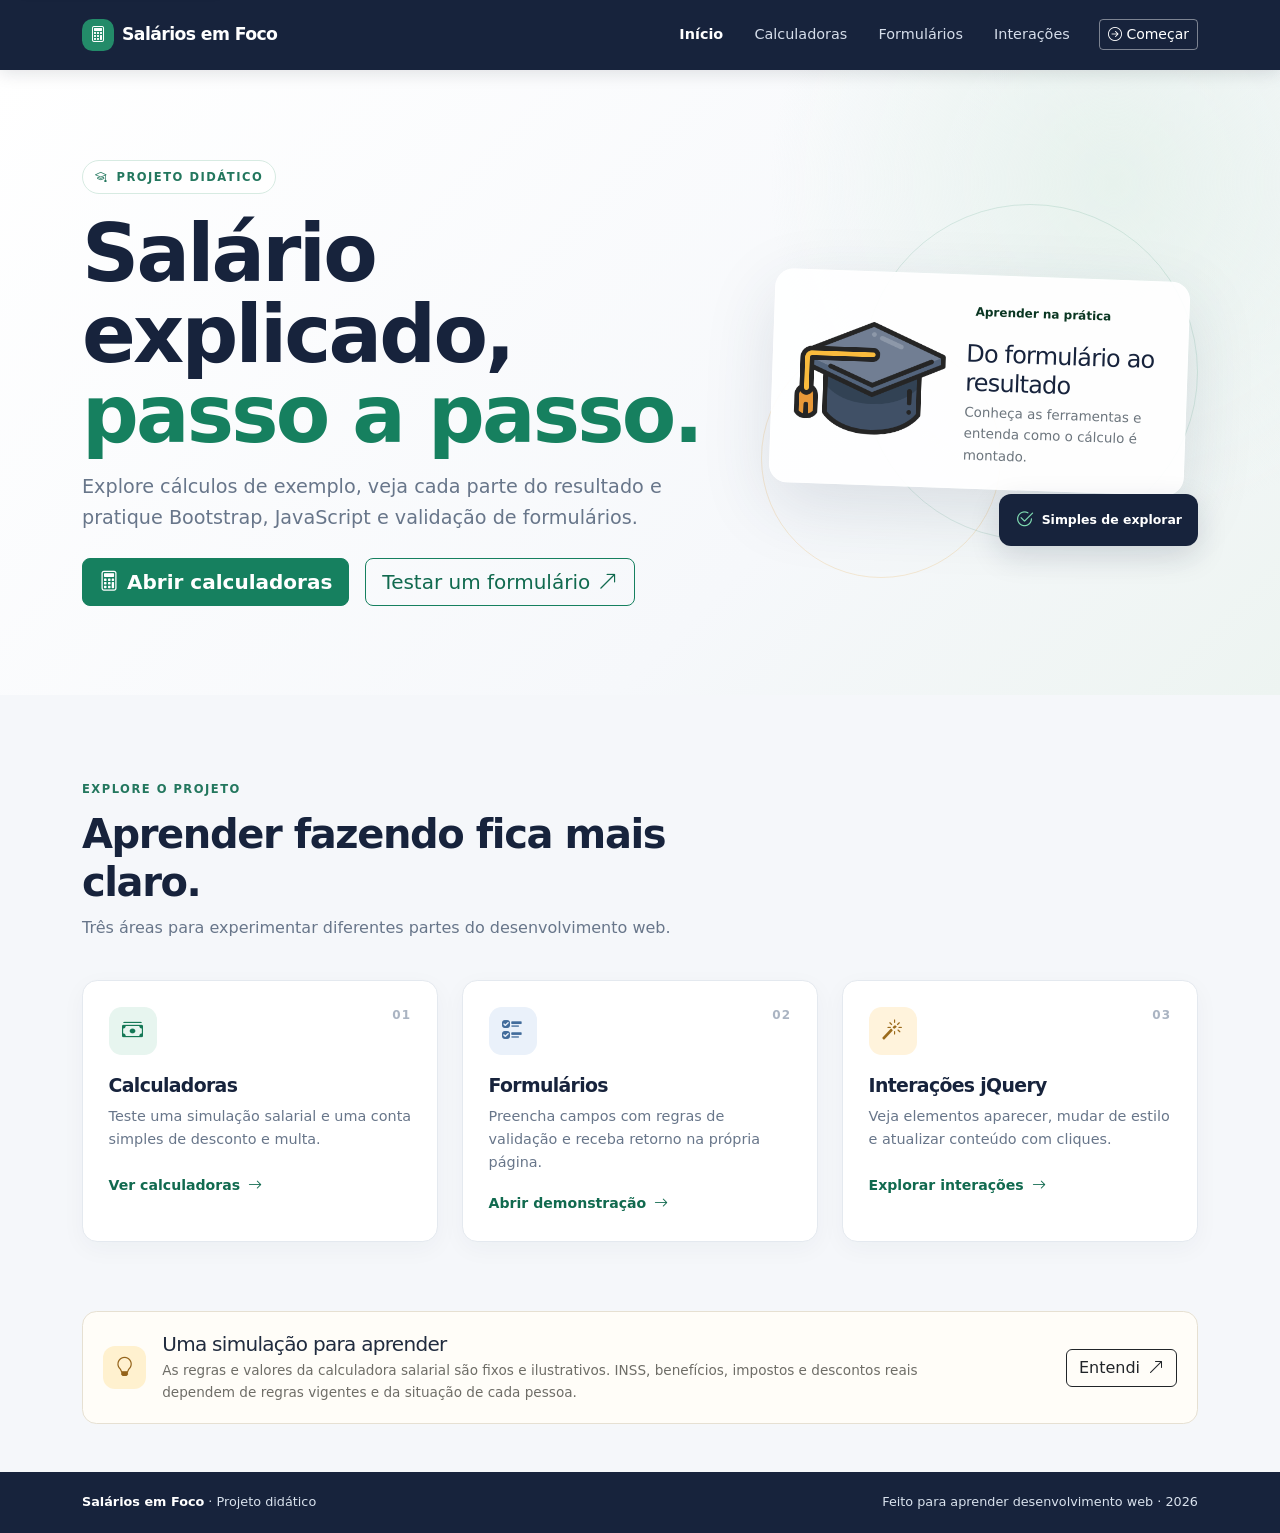
<file: index.html>
<!doctype html>
<html lang="pt-BR">
  <head>
    <meta charset="UTF-8" />
    <meta name="viewport" content="width=device-width, initial-scale=1" />
    <meta
      name="description"
      content="Projeto didático para explorar cálculos salariais, Bootstrap, JavaScript e validação de formulários."
    />
    <meta name="theme-color" content="#17233c" />
    <title>Salários em Foco | Projeto didático</title>
    <link href="https://cdn.jsdelivr.net/npm/bootstrap@5.3.3/dist/css/bootstrap.min.css" rel="stylesheet" />
    <link href="https://cdn.jsdelivr.net/npm/bootstrap-icons@1.11.3/font/bootstrap-icons.min.css" rel="stylesheet" />
    <link href="css/estilo.css" rel="stylesheet" />
  </head>
  <body>
    <a class="skip-link" href="#conteudo">Pular para o conteúdo</a>
    <nav class="navbar navbar-expand-lg navbar-dark site-navbar sticky-top" aria-label="Navegação principal">
      <div class="container">
        <a class="navbar-brand d-flex align-items-center gap-2" href="index.html"
          ><span class="brand-mark"><i class="bi bi-calculator" aria-hidden="true"></i></span
          ><span>Salários em Foco</span></a
        >
        <button
          class="navbar-toggler"
          type="button"
          data-bs-toggle="collapse"
          data-bs-target="#navbarNav"
          aria-controls="navbarNav"
          aria-expanded="false"
          aria-label="Abrir menu"
        >
          <span class="navbar-toggler-icon"></span>
        </button>
        <div class="collapse navbar-collapse" id="navbarNav">
          <ul class="navbar-nav ms-auto align-items-lg-center gap-lg-1">
            <li class="nav-item"><a class="nav-link active" aria-current="page" href="index.html">Início</a></li>
            <li class="nav-item"><a class="nav-link" href="calculos.html">Calculadoras</a></li>
            <li class="nav-item"><a class="nav-link" href="validacaoForm.html">Formulários</a></li>
            <li class="nav-item"><a class="nav-link" href="jquery.html">Interações</a></li>
          </ul>
          <a class="btn btn-sm btn-nav-cta ms-lg-3 mt-2 mt-lg-0" href="calculos.html"
            ><i class="bi bi-arrow-right-circle me-1" aria-hidden="true"></i>Começar</a
          >
        </div>
      </div>
    </nav>

    <main id="conteudo">
      <header class="hero-section">
        <div class="container">
          <div class="row align-items-center g-5">
            <div class="col-lg-7">
              <span class="hero-kicker"><i class="bi bi-mortarboard me-2" aria-hidden="true"></i>Projeto didático</span>
              <h1 class="hero-title">Salário explicado, <span>passo a passo.</span></h1>
              <p class="hero-copy">
                Explore cálculos de exemplo, veja cada parte do resultado e pratique Bootstrap, JavaScript e validação
                de formulários.
              </p>
              <div class="d-flex flex-column flex-sm-row gap-3 mt-4">
                <a href="calculos.html" class="btn btn-primary btn-lg"
                  ><i class="bi bi-calculator me-2" aria-hidden="true"></i>Abrir calculadoras</a
                >
                <a href="validacaoForm.html" class="btn btn-outline-primary btn-lg"
                  >Testar um formulário<i class="bi bi-arrow-up-right ms-2" aria-hidden="true"></i
                ></a>
              </div>
            </div>
            <div class="col-lg-5">
              <div class="hero-visual">
                <div class="hero-orbit orbit-a"></div>
                <div class="hero-orbit orbit-b"></div>
                <div class="hero-art-card">
                  <img
                    src="img/chapeu-de-graduacao.png"
                    alt="Ilustração de um capelo de formatura"
                    width="512"
                    height="512"
                  />
                  <div>
                    <span class="badge rounded-pill text-bg-success-subtle text-success-emphasis"
                      >Aprender na prática</span
                    >
                    <h2 class="h4 mt-3 mb-1">Do formulário ao resultado</h2>
                    <p class="mb-0 text-secondary">Conheça as ferramentas e entenda como o cálculo é montado.</p>
                  </div>
                </div>
                <div class="floating-note">
                  <i class="bi bi-check2-circle" aria-hidden="true"></i><span>Simples de explorar</span>
                </div>
              </div>
            </div>
          </div>
        </div>
      </header>

      <section class="section-space" aria-labelledby="recursos-titulo">
        <div class="container">
          <div class="section-heading">
            <span class="section-kicker">Explore o projeto</span>
            <h2 id="recursos-titulo">Aprender fazendo fica mais claro.</h2>
            <p>Três áreas para experimentar diferentes partes do desenvolvimento web.</p>
          </div>
          <div class="row g-4 mt-2">
            <div class="col-md-4">
              <article class="feature-card h-100">
                <div class="feature-icon icon-green"><i class="bi bi-cash-stack" aria-hidden="true"></i></div>
                <span class="feature-number">01</span>
                <h3>Calculadoras</h3>
                <p>Teste uma simulação salarial e uma conta simples de desconto e multa.</p>
                <a href="calculos.html" class="feature-link"
                  >Ver calculadoras<i class="bi bi-arrow-right ms-2" aria-hidden="true"></i
                ></a>
              </article>
            </div>
            <div class="col-md-4">
              <article class="feature-card h-100">
                <div class="feature-icon icon-blue"><i class="bi bi-ui-checks" aria-hidden="true"></i></div>
                <span class="feature-number">02</span>
                <h3>Formulários</h3>
                <p>Preencha campos com regras de validação e receba retorno na própria página.</p>
                <a href="validacaoForm.html" class="feature-link"
                  >Abrir demonstração<i class="bi bi-arrow-right ms-2" aria-hidden="true"></i
                ></a>
              </article>
            </div>
            <div class="col-md-4">
              <article class="feature-card h-100">
                <div class="feature-icon icon-amber"><i class="bi bi-magic" aria-hidden="true"></i></div>
                <span class="feature-number">03</span>
                <h3>Interações jQuery</h3>
                <p>Veja elementos aparecer, mudar de estilo e atualizar conteúdo com cliques.</p>
                <a href="jquery.html" class="feature-link"
                  >Explorar interações<i class="bi bi-arrow-right ms-2" aria-hidden="true"></i
                ></a>
              </article>
            </div>
          </div>
        </div>
      </section>

      <section class="container pb-5">
        <div class="disclaimer-panel">
          <div class="disclaimer-icon"><i class="bi bi-lightbulb" aria-hidden="true"></i></div>
          <div>
            <h2 class="h5 mb-1">Uma simulação para aprender</h2>
            <p class="mb-0">
              As regras e valores da calculadora salarial são fixos e ilustrativos. INSS, benefícios, impostos e
              descontos reais dependem de regras vigentes e da situação de cada pessoa.
            </p>
          </div>
          <a href="calculos.html" class="btn btn-outline-dark ms-lg-auto"
            >Entendi<i class="bi bi-arrow-up-right ms-2" aria-hidden="true"></i
          ></a>
        </div>
      </section>
    </main>

    <footer class="site-footer">
      <div class="container d-flex flex-column flex-md-row justify-content-between gap-2">
        <p class="mb-0"><strong>Salários em Foco</strong> · Projeto didático</p>
        <p class="mb-0">
          Feito para aprender desenvolvimento web <span aria-hidden="true">·</span> <span id="ano-atual"></span>
        </p>
      </div>
    </footer>
    <script src="https://cdn.jsdelivr.net/npm/bootstrap@5.3.3/dist/js/bootstrap.bundle.min.js"></script>
    <script>
      document.getElementById("ano-atual").textContent = new Date().getFullYear();
    </script>
  </body>
</html>
</file>
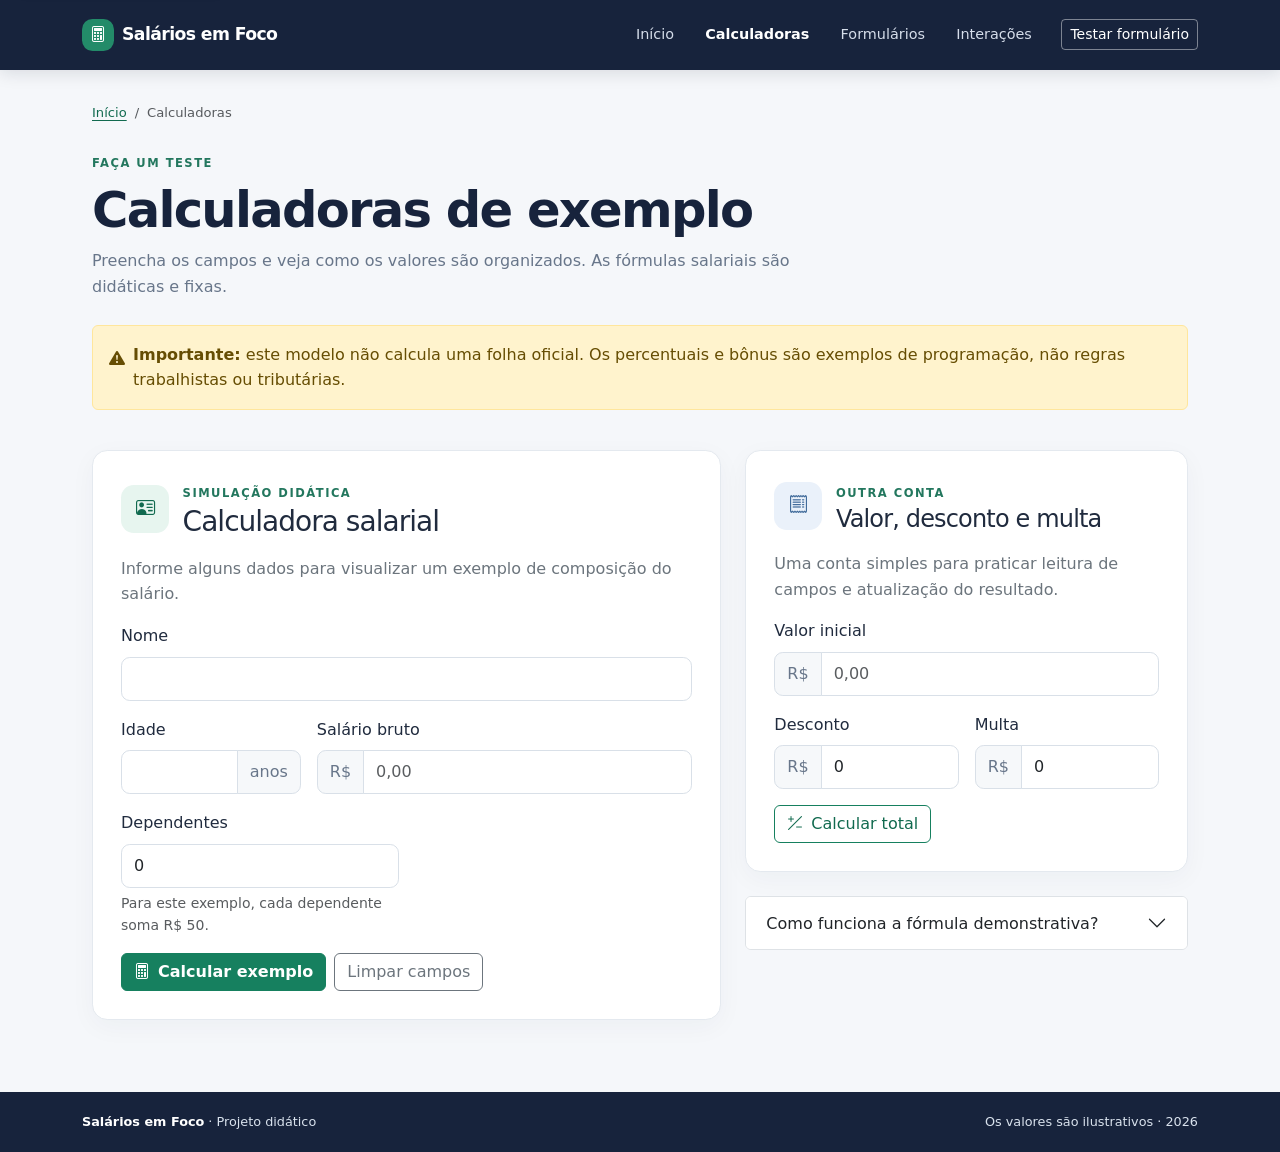
<file: calculos.html>
<!doctype html>
<html lang="pt-BR">
  <head>
    <meta charset="UTF-8" />
    <meta name="viewport" content="width=device-width, initial-scale=1" />
    <meta name="description" content="Experimente uma calculadora salarial e um cálculo simples de desconto e multa." />
    <meta name="theme-color" content="#17233c" />
    <title>Calculadoras | Salários em Foco</title>
    <link href="https://cdn.jsdelivr.net/npm/bootstrap@5.3.3/dist/css/bootstrap.min.css" rel="stylesheet" />
    <link href="https://cdn.jsdelivr.net/npm/bootstrap-icons@1.11.3/font/bootstrap-icons.min.css" rel="stylesheet" />
    <link href="css/estilo.css" rel="stylesheet" />
  </head>
  <body>
    <a class="skip-link" href="#conteudo">Pular para o conteúdo</a>
    <nav class="navbar navbar-expand-lg navbar-dark site-navbar sticky-top" aria-label="Navegação principal">
      <div class="container">
        <a class="navbar-brand d-flex align-items-center gap-2" href="index.html"
          ><span class="brand-mark"><i class="bi bi-calculator" aria-hidden="true"></i></span
          ><span>Salários em Foco</span></a
        ><button
          class="navbar-toggler"
          type="button"
          data-bs-toggle="collapse"
          data-bs-target="#navbarNav"
          aria-controls="navbarNav"
          aria-expanded="false"
          aria-label="Abrir menu"
        >
          <span class="navbar-toggler-icon"></span>
        </button>
        <div class="collapse navbar-collapse" id="navbarNav">
          <ul class="navbar-nav ms-auto align-items-lg-center gap-lg-1">
            <li class="nav-item"><a class="nav-link" href="index.html">Início</a></li>
            <li class="nav-item">
              <a class="nav-link active" aria-current="page" href="calculos.html">Calculadoras</a>
            </li>
            <li class="nav-item"><a class="nav-link" href="validacaoForm.html">Formulários</a></li>
            <li class="nav-item"><a class="nav-link" href="jquery.html">Interações</a></li>
          </ul>
          <a class="btn btn-sm btn-nav-cta ms-lg-3 mt-2 mt-lg-0" href="validacaoForm.html">Testar formulário</a>
        </div>
      </div>
    </nav>

    <main id="conteudo" class="container page-content">
      <nav aria-label="Navegação estrutural">
        <ol class="breadcrumb">
          <li class="breadcrumb-item"><a href="index.html">Início</a></li>
          <li class="breadcrumb-item active" aria-current="page">Calculadoras</li>
        </ol>
      </nav>
      <header class="page-heading">
        <span class="section-kicker">Faça um teste</span>
        <h1>Calculadoras de exemplo</h1>
        <p>Preencha os campos e veja como os valores são organizados. As fórmulas salariais são didáticas e fixas.</p>
      </header>
      <div class="alert alert-warning d-flex gap-2 align-items-start" role="note">
        <i class="bi bi-exclamation-triangle-fill mt-1" aria-hidden="true"></i>
        <p class="mb-0">
          <strong>Importante:</strong> este modelo não calcula uma folha oficial. Os percentuais e bônus são exemplos de
          programação, não regras trabalhistas ou tributárias.
        </p>
      </div>

      <section class="row g-4 align-items-start mt-2" aria-label="Calculadoras">
        <div class="col-lg-7">
          <article class="tool-card h-100">
            <div class="tool-card-header">
              <div class="tool-icon"><i class="bi bi-person-vcard" aria-hidden="true"></i></div>
              <div>
                <span class="section-kicker">Simulação didática</span>
                <h2 class="h3 mb-0">Calculadora salarial</h2>
              </div>
            </div>
            <p class="text-secondary">Informe alguns dados para visualizar um exemplo de composição do salário.</p>
            <form id="salaryForm" class="row g-3 needs-validation" novalidate>
              <div class="col-12">
                <label for="nome" class="form-label">Nome</label
                ><input
                  type="text"
                  id="nome"
                  class="form-control"
                  autocomplete="name"
                  minlength="2"
                  maxlength="80"
                  required
                />
                <div class="invalid-feedback">Digite um nome com pelo menos 2 caracteres.</div>
              </div>
              <div class="col-md-4">
                <label for="idade" class="form-label">Idade</label>
                <div class="input-group has-validation">
                  <input type="number" id="idade" class="form-control" min="18" max="100" step="1" required /><span
                    class="input-group-text"
                    >anos</span
                  >
                  <div class="invalid-feedback">Use uma idade entre 18 e 100 anos.</div>
                </div>
              </div>
              <div class="col-md-8">
                <label for="salario" class="form-label">Salário bruto</label>
                <div class="input-group has-validation">
                  <span class="input-group-text">R$</span
                  ><input
                    type="number"
                    id="salario"
                    class="form-control"
                    min="0.01"
                    step="0.01"
                    inputmode="decimal"
                    placeholder="0,00"
                    required
                  />
                  <div class="invalid-feedback">Informe um valor maior que zero.</div>
                </div>
              </div>
              <div class="col-md-6">
                <label for="dependentes" class="form-label">Dependentes</label
                ><input
                  type="number"
                  id="dependentes"
                  class="form-control"
                  min="0"
                  max="20"
                  step="1"
                  value="0"
                  required
                />
                <div class="form-text">Para este exemplo, cada dependente soma R$ 50.</div>
                <div class="invalid-feedback">Informe de 0 a 20 dependentes.</div>
              </div>
              <div class="col-12">
                <button type="submit" class="btn btn-primary">
                  <i class="bi bi-calculator me-2" aria-hidden="true"></i>Calcular exemplo</button
                ><button id="limpar-salario" type="reset" class="btn btn-outline-secondary ms-2">Limpar campos</button>
              </div>
            </form>
            <section
              id="salary-summary"
              class="result-panel d-none mt-4"
              aria-labelledby="salary-result-heading"
              aria-live="polite"
            >
              <div class="result-top">
                <div>
                  <span class="section-kicker">Resultado estimado</span>
                  <h3 id="salary-result-heading" class="h5 mb-0">Simulação de <span id="salary-person-name"></span></h3>
                </div>
                <span class="badge text-bg-success-subtle text-success-emphasis">Exemplo didático</span>
              </div>
              <div class="net-result">
                <span>Salário líquido demonstrativo</span><strong id="salary-result-value">R$ 0,00</strong>
              </div>
              <div class="table-responsive">
                <table class="table table-sm breakdown-table mb-0">
                  <caption class="visually-hidden">
                    Detalhamento do cálculo salarial
                  </caption>
                  <thead>
                    <tr>
                      <th scope="col">Componente</th>
                      <th scope="col" class="text-end">Valor</th>
                    </tr>
                  </thead>
                  <tbody id="salary-breakdown"></tbody>
                </table>
              </div>
              <p id="salary-model-note" class="small text-secondary mt-3 mb-0"></p>
            </section>
          </article>
        </div>

        <div class="col-lg-5">
          <article class="tool-card mb-4">
            <div class="tool-card-header">
              <div class="tool-icon tool-icon-blue"><i class="bi bi-receipt" aria-hidden="true"></i></div>
              <div>
                <span class="section-kicker">Outra conta</span>
                <h2 class="h4 mb-0">Valor, desconto e multa</h2>
              </div>
            </div>
            <p class="text-secondary">Uma conta simples para praticar leitura de campos e atualização do resultado.</p>
            <form id="simpleCalcForm" class="row g-3" novalidate>
              <div class="col-12">
                <label for="txtvalor" class="form-label">Valor inicial</label>
                <div class="input-group has-validation">
                  <span class="input-group-text">R$</span
                  ><input
                    type="number"
                    id="txtvalor"
                    class="form-control"
                    min="0.01"
                    step="0.01"
                    placeholder="0,00"
                    required
                  />
                  <div class="invalid-feedback">Informe um valor inicial maior que zero.</div>
                </div>
              </div>
              <div class="col-md-6">
                <label for="txtdesconto" class="form-label">Desconto</label>
                <div class="input-group">
                  <span class="input-group-text">R$</span
                  ><input type="number" id="txtdesconto" class="form-control" min="0" step="0.01" value="0" />
                </div>
              </div>
              <div class="col-md-6">
                <label for="txtmulta" class="form-label">Multa</label>
                <div class="input-group">
                  <span class="input-group-text">R$</span
                  ><input type="number" id="txtmulta" class="form-control" min="0" step="0.01" value="0" />
                </div>
              </div>
              <div class="col-12">
                <button id="calcular" type="submit" class="btn btn-outline-primary">
                  <i class="bi bi-plus-slash-minus me-2" aria-hidden="true"></i>Calcular total
                </button>
              </div>
            </form>
            <div id="simple-result" class="alert alert-primary d-none mt-3 mb-0" role="status" aria-live="polite">
              <strong id="txtresultado"></strong><br /><span id="txtmsg"></span>
            </div>
          </article>

          <div class="accordion learning-accordion" id="accordionFormula">
            <div class="accordion-item">
              <h2 class="accordion-header">
                <button
                  class="accordion-button collapsed"
                  type="button"
                  data-bs-toggle="collapse"
                  data-bs-target="#formulaContent"
                  aria-expanded="false"
                  aria-controls="formulaContent"
                >
                  Como funciona a fórmula demonstrativa?
                </button>
              </h2>
              <div id="formulaContent" class="accordion-collapse collapse" data-bs-parent="#accordionFormula">
                <div class="accordion-body">
                  <ul class="mb-0">
                    <li>Desconto ilustrativo de 8% sobre o salário bruto.</li>
                    <li>Desconto ilustrativo de 5% para transporte.</li>
                    <li>Bônus fixo de R$ 200 ou R$ 300, conforme a idade informada.</li>
                    <li>Adição demonstrativa de R$ 50 por dependente.</li>
                  </ul>
                </div>
              </div>
            </div>
          </div>
        </div>
      </section>
    </main>
    <footer class="site-footer">
      <div class="container d-flex flex-column flex-md-row justify-content-between gap-2">
        <p class="mb-0"><strong>Salários em Foco</strong> · Projeto didático</p>
        <p class="mb-0">Os valores são ilustrativos <span aria-hidden="true">·</span> <span id="ano-atual"></span></p>
      </div>
    </footer>
    <script src="https://cdn.jsdelivr.net/npm/bootstrap@5.3.3/dist/js/bootstrap.bundle.min.js"></script>
    <script src="js/calculos.js"></script>
  </body>
</html>
</file>
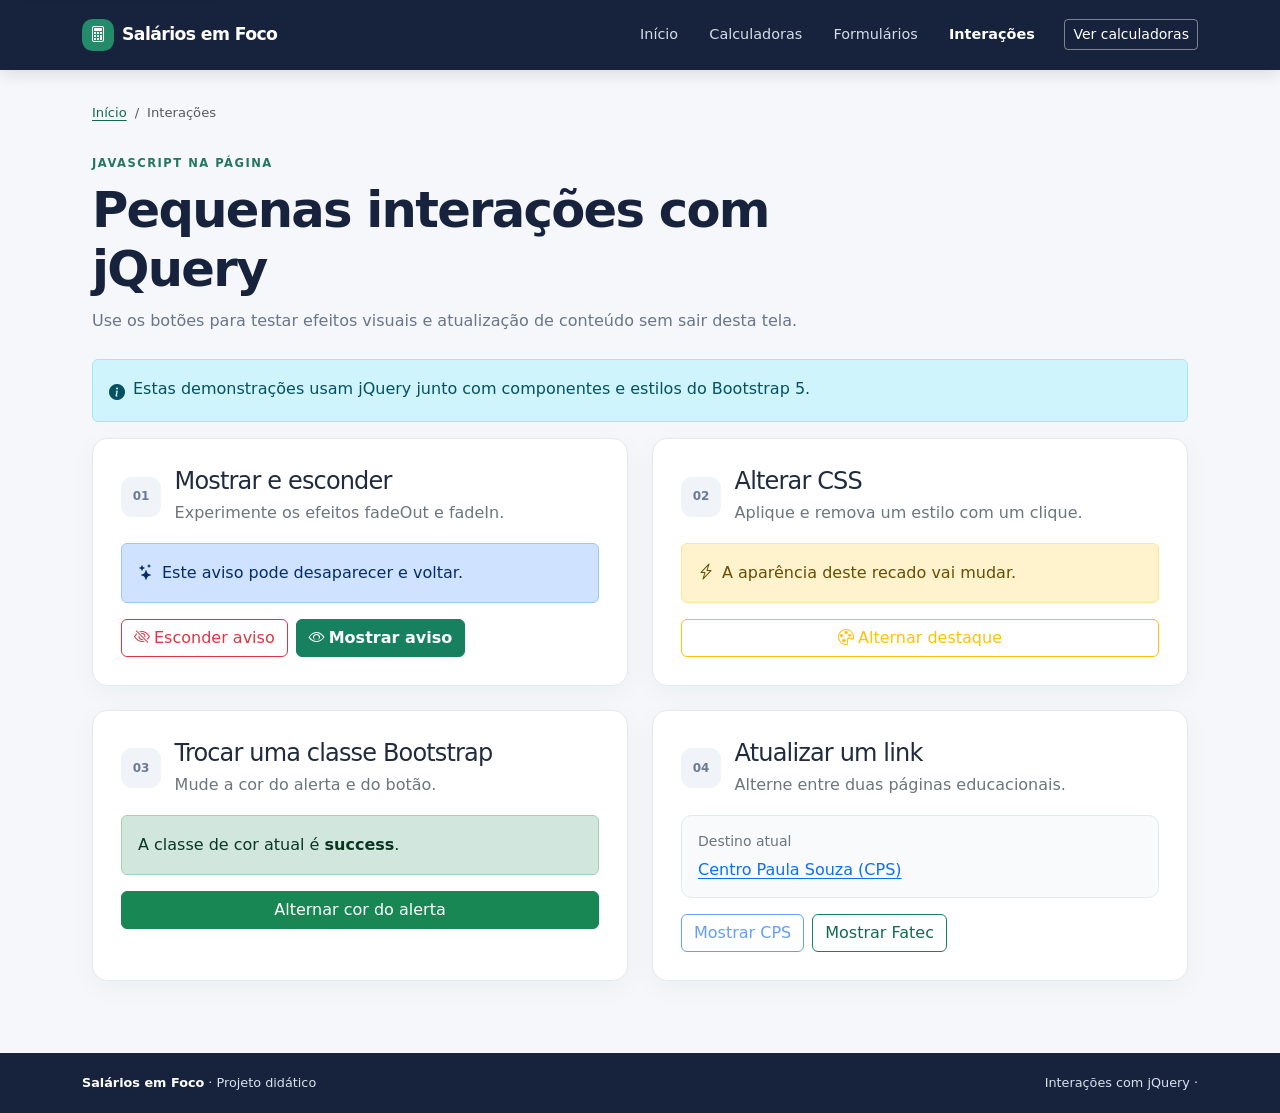
<file: jquery.html>
<!doctype html>
<html lang="pt-BR">
  <head>
    <meta charset="UTF-8" />
    <meta name="viewport" content="width=device-width, initial-scale=1" />
    <meta name="description" content="Demonstrações interativas de jQuery com componentes Bootstrap." />
    <meta name="theme-color" content="#17233c" />
    <title>Interações | Salários em Foco</title>
    <link href="https://cdn.jsdelivr.net/npm/bootstrap@5.3.3/dist/css/bootstrap.min.css" rel="stylesheet" />
    <link href="https://cdn.jsdelivr.net/npm/bootstrap-icons@1.11.3/font/bootstrap-icons.min.css" rel="stylesheet" />
    <link href="css/estilo.css" rel="stylesheet" />
  </head>
  <body>
    <a class="skip-link" href="#conteudo">Pular para o conteúdo</a>
    <nav class="navbar navbar-expand-lg navbar-dark site-navbar sticky-top" aria-label="Navegação principal">
      <div class="container">
        <a class="navbar-brand d-flex align-items-center gap-2" href="index.html"
          ><span class="brand-mark"><i class="bi bi-calculator" aria-hidden="true"></i></span
          ><span>Salários em Foco</span></a
        ><button
          class="navbar-toggler"
          type="button"
          data-bs-toggle="collapse"
          data-bs-target="#navbarNav"
          aria-controls="navbarNav"
          aria-expanded="false"
          aria-label="Abrir menu"
        >
          <span class="navbar-toggler-icon"></span>
        </button>
        <div class="collapse navbar-collapse" id="navbarNav">
          <ul class="navbar-nav ms-auto align-items-lg-center gap-lg-1">
            <li class="nav-item"><a class="nav-link" href="index.html">Início</a></li>
            <li class="nav-item"><a class="nav-link" href="calculos.html">Calculadoras</a></li>
            <li class="nav-item"><a class="nav-link" href="validacaoForm.html">Formulários</a></li>
            <li class="nav-item"><a class="nav-link active" aria-current="page" href="jquery.html">Interações</a></li>
          </ul>
          <a class="btn btn-sm btn-nav-cta ms-lg-3 mt-2 mt-lg-0" href="calculos.html">Ver calculadoras</a>
        </div>
      </div>
    </nav>
    <main id="conteudo" class="container page-content">
      <nav aria-label="Navegação estrutural">
        <ol class="breadcrumb">
          <li class="breadcrumb-item"><a href="index.html">Início</a></li>
          <li class="breadcrumb-item active" aria-current="page">Interações</li>
        </ol>
      </nav>
      <header class="page-heading">
        <span class="section-kicker">JavaScript na página</span>
        <h1>Pequenas interações com jQuery</h1>
        <p>Use os botões para testar efeitos visuais e atualização de conteúdo sem sair desta tela.</p>
      </header>
      <div class="alert alert-info d-flex gap-2" role="note">
        <i class="bi bi-info-circle-fill mt-1" aria-hidden="true"></i>
        <p class="mb-0">Estas demonstrações usam jQuery junto com componentes e estilos do Bootstrap 5.</p>
      </div>
      <div class="row g-4">
        <div class="col-lg-6">
          <section class="demo-card h-100">
            <div class="demo-heading">
              <span class="demo-index">01</span>
              <div>
                <h2 class="h4 mb-1">Mostrar e esconder</h2>
                <p class="text-secondary mb-0">Experimente os efeitos fadeOut e fadeIn.</p>
              </div>
            </div>
            <div id="teste1" class="alert alert-primary demo-target" role="status">
              <i class="bi bi-stars me-2" aria-hidden="true"></i>Este aviso pode desaparecer e voltar.
            </div>
            <div class="d-flex flex-wrap gap-2">
              <button id="esconder" class="btn btn-outline-danger" type="button">
                <i class="bi bi-eye-slash me-1" aria-hidden="true"></i>Esconder aviso</button
              ><button id="mostrar" class="btn btn-primary" type="button">
                <i class="bi bi-eye me-1" aria-hidden="true"></i>Mostrar aviso
              </button>
            </div>
          </section>
        </div>
        <div class="col-lg-6">
          <section class="demo-card h-100">
            <div class="demo-heading">
              <span class="demo-index">02</span>
              <div>
                <h2 class="h4 mb-1">Alterar CSS</h2>
                <p class="text-secondary mb-0">Aplique e remova um estilo com um clique.</p>
              </div>
            </div>
            <div id="teste2" class="alert alert-warning demo-target" role="status">
              <i class="bi bi-lightning-charge me-2" aria-hidden="true"></i>A aparência deste recado vai mudar.
            </div>
            <button id="alterarCSS" class="btn btn-outline-warning" type="button">
              <i class="bi bi-palette me-1" aria-hidden="true"></i>Alternar destaque
            </button>
          </section>
        </div>
        <div class="col-lg-6">
          <section class="demo-card h-100">
            <div class="demo-heading">
              <span class="demo-index">03</span>
              <div>
                <h2 class="h4 mb-1">Trocar uma classe Bootstrap</h2>
                <p class="text-secondary mb-0">Mude a cor do alerta e do botão.</p>
              </div>
            </div>
            <div id="teste3" class="alert alert-success demo-target" role="status">
              A classe de cor atual é <strong>success</strong>.
            </div>
            <button id="alterarClass" class="btn btn-success" type="button">Alternar cor do alerta</button>
          </section>
        </div>
        <div class="col-lg-6">
          <section class="demo-card h-100">
            <div class="demo-heading">
              <span class="demo-index">04</span>
              <div>
                <h2 class="h4 mb-1">Atualizar um link</h2>
                <p class="text-secondary mb-0">Alterne entre duas páginas educacionais.</p>
              </div>
            </div>
            <div class="demo-link-box">
              <span class="small text-secondary">Destino atual</span
              ><a href="https://www.cps.sp.gov.br/" id="link" target="_blank" rel="noopener noreferrer"
                >Centro Paula Souza (CPS)</a
              >
            </div>
            <div class="d-flex flex-wrap gap-2">
              <button id="alternar1" class="btn btn-outline-primary" type="button" disabled>Mostrar CPS</button
              ><button id="alternar2" class="btn btn-outline-primary" type="button">Mostrar Fatec</button>
            </div>
          </section>
        </div>
      </div>
    </main>
    <footer class="site-footer">
      <div class="container d-flex flex-column flex-md-row justify-content-between gap-2">
        <p class="mb-0"><strong>Salários em Foco</strong> · Projeto didático</p>
        <p class="mb-0">Interações com jQuery <span aria-hidden="true">·</span> <span id="ano-atual"></span></p>
      </div>
    </footer>
    <script src="https://code.jquery.com/jquery-3.7.1.min.js"></script>
    <script src="https://cdn.jsdelivr.net/npm/bootstrap@5.3.3/dist/js/bootstrap.bundle.min.js"></script>
    <script src="js/exemplos.js"></script>
  </body>
</html>
</file>
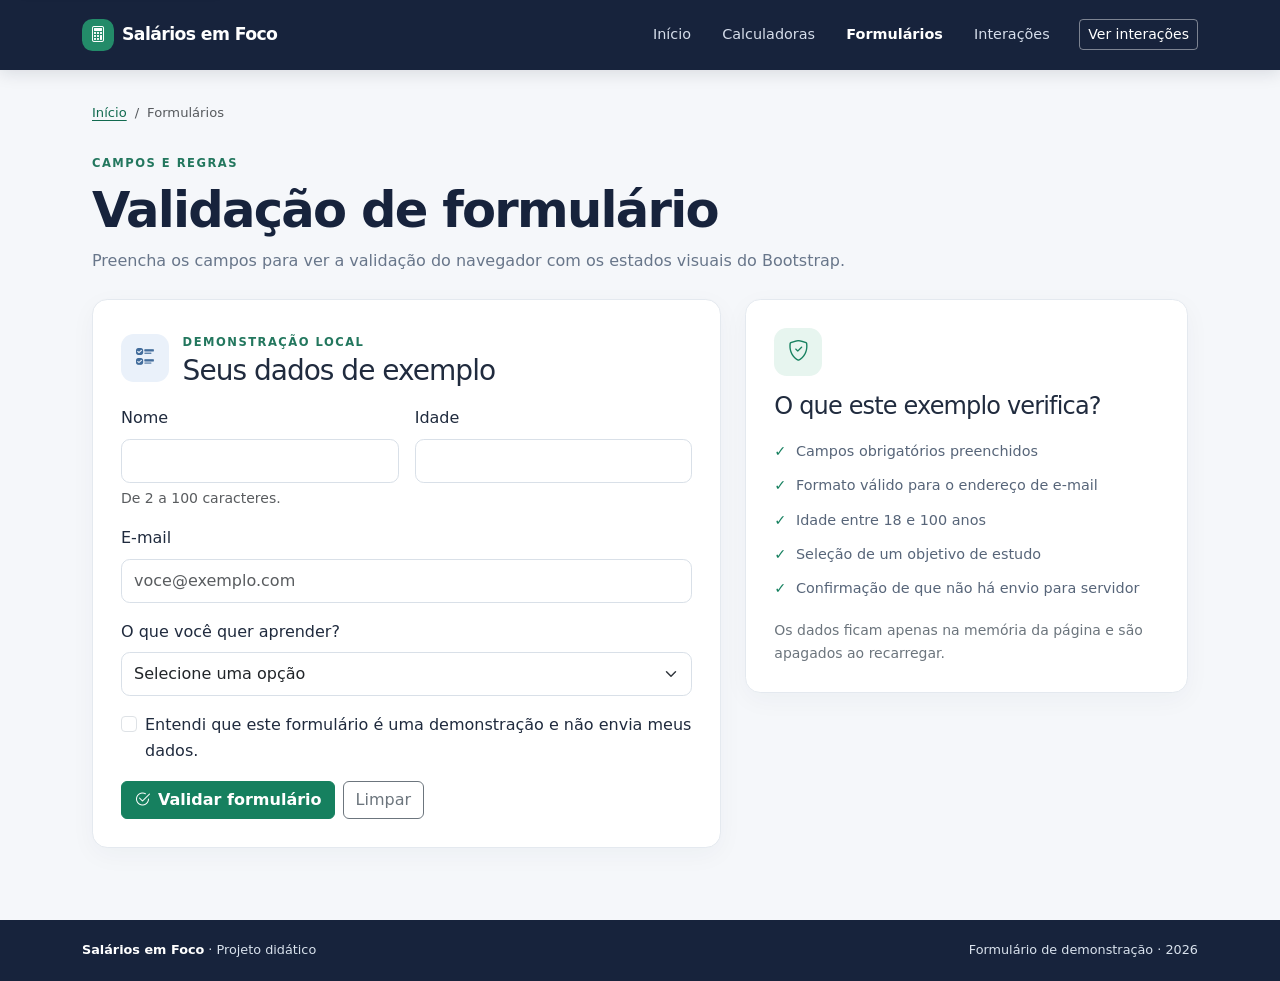
<file: validacaoForm.html>
<!doctype html>
<html lang="pt-BR">
  <head>
    <meta charset="UTF-8" />
    <meta name="viewport" content="width=device-width, initial-scale=1" />
    <meta name="description" content="Pratique validação de formulários com Bootstrap e mensagens acessíveis." />
    <meta name="theme-color" content="#17233c" />
    <title>Formulários | Salários em Foco</title>
    <link href="https://cdn.jsdelivr.net/npm/bootstrap@5.3.3/dist/css/bootstrap.min.css" rel="stylesheet" />
    <link href="https://cdn.jsdelivr.net/npm/bootstrap-icons@1.11.3/font/bootstrap-icons.min.css" rel="stylesheet" />
    <link href="css/estilo.css" rel="stylesheet" />
  </head>
  <body>
    <a class="skip-link" href="#conteudo">Pular para o conteúdo</a>
    <nav class="navbar navbar-expand-lg navbar-dark site-navbar sticky-top" aria-label="Navegação principal">
      <div class="container">
        <a class="navbar-brand d-flex align-items-center gap-2" href="index.html"
          ><span class="brand-mark"><i class="bi bi-calculator" aria-hidden="true"></i></span
          ><span>Salários em Foco</span></a
        ><button
          class="navbar-toggler"
          type="button"
          data-bs-toggle="collapse"
          data-bs-target="#navbarNav"
          aria-controls="navbarNav"
          aria-expanded="false"
          aria-label="Abrir menu"
        >
          <span class="navbar-toggler-icon"></span>
        </button>
        <div class="collapse navbar-collapse" id="navbarNav">
          <ul class="navbar-nav ms-auto align-items-lg-center gap-lg-1">
            <li class="nav-item"><a class="nav-link" href="index.html">Início</a></li>
            <li class="nav-item"><a class="nav-link" href="calculos.html">Calculadoras</a></li>
            <li class="nav-item">
              <a class="nav-link active" aria-current="page" href="validacaoForm.html">Formulários</a>
            </li>
            <li class="nav-item"><a class="nav-link" href="jquery.html">Interações</a></li>
          </ul>
          <a class="btn btn-sm btn-nav-cta ms-lg-3 mt-2 mt-lg-0" href="jquery.html">Ver interações</a>
        </div>
      </div>
    </nav>
    <main id="conteudo" class="container page-content">
      <nav aria-label="Navegação estrutural">
        <ol class="breadcrumb">
          <li class="breadcrumb-item"><a href="index.html">Início</a></li>
          <li class="breadcrumb-item active" aria-current="page">Formulários</li>
        </ol>
      </nav>
      <header class="page-heading">
        <span class="section-kicker">Campos e regras</span>
        <h1>Validação de formulário</h1>
        <p>Preencha os campos para ver a validação do navegador com os estados visuais do Bootstrap.</p>
      </header>
      <div class="row g-4 align-items-start">
        <div class="col-lg-7">
          <section class="tool-card">
            <div class="tool-card-header">
              <div class="tool-icon tool-icon-blue"><i class="bi bi-ui-checks" aria-hidden="true"></i></div>
              <div>
                <span class="section-kicker">Demonstração local</span>
                <h2 class="h3 mb-0">Seus dados de exemplo</h2>
              </div>
            </div>
            <form id="formExemplo" class="row g-3" novalidate>
              <div class="col-md-6">
                <label for="txtnome" class="form-label">Nome</label
                ><input
                  id="txtnome"
                  name="txtnome"
                  type="text"
                  class="form-control"
                  minlength="2"
                  maxlength="100"
                  autocomplete="name"
                  required
                  aria-describedby="nome-ajuda"
                />
                <div id="nome-ajuda" class="form-text">De 2 a 100 caracteres.</div>
                <div class="invalid-feedback">Informe um nome com pelo menos 2 caracteres.</div>
              </div>
              <div class="col-md-6">
                <label for="txtidade" class="form-label">Idade</label
                ><input
                  id="txtidade"
                  name="txtidade"
                  type="number"
                  class="form-control"
                  min="18"
                  max="100"
                  step="1"
                  required
                />
                <div class="invalid-feedback">A idade deve estar entre 18 e 100 anos.</div>
              </div>
              <div class="col-12">
                <label for="txtemail" class="form-label">E-mail</label
                ><input
                  id="txtemail"
                  name="txtemail"
                  type="email"
                  class="form-control"
                  autocomplete="email"
                  placeholder="voce@exemplo.com"
                  required
                />
                <div class="invalid-feedback">Digite um e-mail válido.</div>
              </div>
              <div class="col-12">
                <label for="txtobjetivo" class="form-label">O que você quer aprender?</label
                ><select id="txtobjetivo" name="txtobjetivo" class="form-select" required>
                  <option value="" selected disabled>Selecione uma opção</option>
                  <option>Construir páginas</option>
                  <option>Fazer cálculos com JavaScript</option>
                  <option>Validar formulários</option>
                  <option>Usar Bootstrap</option>
                </select>
                <div class="invalid-feedback">Escolha uma opção.</div>
              </div>
              <div class="col-12">
                <div class="form-check">
                  <input id="consentimento" class="form-check-input" type="checkbox" required /><label
                    class="form-check-label"
                    for="consentimento"
                    >Entendi que este formulário é uma demonstração e não envia meus dados.</label
                  >
                  <div class="invalid-feedback">Marque a caixa para continuar.</div>
                </div>
              </div>
              <div class="col-12">
                <button class="btn btn-primary" type="submit">
                  <i class="bi bi-check2-circle me-2" aria-hidden="true"></i>Validar formulário</button
                ><button class="btn btn-outline-secondary ms-2" type="reset">Limpar</button>
              </div>
            </form>
            <div id="validationResult" class="alert alert-success d-none mt-4 mb-0" role="status" aria-live="polite">
              <h3 class="h6"><i class="bi bi-check-circle-fill me-2" aria-hidden="true"></i>Validação concluída</h3>
              <p id="txtresultado" class="mb-0"></p>
            </div>
          </section>
        </div>
        <aside class="col-lg-5">
          <section class="side-note">
            <span class="side-note-icon"><i class="bi bi-shield-check" aria-hidden="true"></i></span>
            <h2 class="h4">O que este exemplo verifica?</h2>
            <ul class="check-list">
              <li>Campos obrigatórios preenchidos</li>
              <li>Formato válido para o endereço de e-mail</li>
              <li>Idade entre 18 e 100 anos</li>
              <li>Seleção de um objetivo de estudo</li>
              <li>Confirmação de que não há envio para servidor</li>
            </ul>
            <p class="small text-secondary mb-0">
              Os dados ficam apenas na memória da página e são apagados ao recarregar.
            </p>
          </section>
        </aside>
      </div>
    </main>
    <footer class="site-footer">
      <div class="container d-flex flex-column flex-md-row justify-content-between gap-2">
        <p class="mb-0"><strong>Salários em Foco</strong> · Projeto didático</p>
        <p class="mb-0">Formulário de demonstração <span aria-hidden="true">·</span> <span id="ano-atual"></span></p>
      </div>
    </footer>
    <script src="https://cdn.jsdelivr.net/npm/bootstrap@5.3.3/dist/js/bootstrap.bundle.min.js"></script>
    <script src="js/validacao.js"></script>
  </body>
</html>
</file>
<file: css/estilo.css>
/* Identidade visual compartilhada do projeto Salários em Foco */
:root {
  --ink: #202b3e;
  --navy: #17233c;
  --navy-light: #263a57;
  --green: #16805f;
  --green-dark: #116a4f;
  --muted: #68768a;
  --paper: #ffffff;
  --canvas: #f5f7fa;
  --line: #e4e9ef;
  --gold: #e4a23a;
}
* {
  box-sizing: border-box;
}
html {
  scroll-behavior: smooth;
}
body {
  min-height: 100vh;
  background: var(--canvas);
  color: var(--ink);
  font-family:
    Inter,
    ui-sans-serif,
    system-ui,
    -apple-system,
    "Segoe UI",
    sans-serif;
  line-height: 1.6;
}
h1,
h2,
h3,
.navbar-brand {
  letter-spacing: -0.035em;
  font-weight: 750;
}
a {
  text-underline-offset: 0.2em;
}
:focus-visible {
  outline: 3px solid var(--gold);
  outline-offset: 3px;
}
.skip-link {
  position: absolute;
  z-index: 1100;
  top: -4rem;
  left: 1rem;
  padding: 0.65rem 1rem;
  border-radius: 0.55rem;
  background: #fff;
  color: var(--navy);
  box-shadow: 0 4px 18px #0002;
}
.skip-link:focus {
  top: 1rem;
}
.site-navbar {
  min-height: 70px;
  background: var(--navy);
  box-shadow: 0 3px 16px #101b2e20;
}
.navbar-brand {
  color: #fff;
  font-size: 1.08rem;
}
.navbar-brand:hover {
  color: #fff;
}
.brand-mark {
  display: grid;
  width: 2rem;
  height: 2rem;
  place-items: center;
  border-radius: 0.65rem;
  background: #238b69;
  color: white;
  font-size: 1rem;
}
.site-navbar .nav-link {
  padding-right: 0.85rem !important;
  padding-left: 0.85rem !important;
  color: #d5ddea;
  font-size: 0.9rem;
}
.site-navbar .nav-link:hover,
.site-navbar .nav-link.active {
  color: #fff;
}
.site-navbar .nav-link.active {
  font-weight: 700;
}
.btn-nav-cta {
  border: 1px solid #ffffff70;
  color: #fff;
}
.btn-nav-cta:hover {
  border-color: #fff;
  background: #fff;
  color: var(--navy);
}
.btn-primary {
  border-color: var(--green);
  background: var(--green);
  font-weight: 650;
}
.btn-primary:hover,
.btn-primary:focus {
  border-color: var(--green-dark);
  background: var(--green-dark);
}
.btn-outline-primary {
  border-color: var(--green);
  color: var(--green-dark);
}
.btn-outline-primary:hover {
  border-color: var(--green-dark);
  background: var(--green-dark);
  color: #fff;
}
.form-control,
.form-select,
.input-group-text {
  min-height: 44px;
  border-color: #d9e0e8;
  border-radius: 0.55rem;
}
.form-control:focus,
.form-select:focus {
  border-color: #75b89f;
  box-shadow: 0 0 0 0.22rem #16805f1b;
}
.input-group > .form-control,
.input-group > .form-select,
.input-group > .input-group-text {
  border-radius: 0.55rem;
}
.input-group > :not(:first-child) {
  margin-left: -1px;
}
.input-group-text {
  background: #f6f8fa;
  color: #68768a;
}
.hero-section {
  position: relative;
  overflow: hidden;
  padding: clamp(3.5rem, 7vw, 6.5rem) 0;
  background: radial-gradient(circle at 87% 18%, #e7f2ed 0, transparent 28%),
    linear-gradient(135deg, #fff 0%, #f6f8fb 65%, #edf4f1 100%);
}
.hero-kicker,
.section-kicker {
  color: #23775e;
  font-size: 0.72rem;
  font-weight: 800;
  letter-spacing: 0.13em;
  text-transform: uppercase;
}
.hero-kicker {
  display: inline-flex;
  align-items: center;
  padding: 0.45rem 0.75rem;
  border: 1px solid #d7ebe2;
  border-radius: 50rem;
  background: #fff;
}
.hero-title {
  max-width: 720px;
  margin: 1.2rem 0 1rem;
  color: var(--navy);
  font-size: clamp(2.8rem, 6.2vw, 5.1rem);
  line-height: 1.02;
}
.hero-title span {
  color: var(--green);
}
.hero-copy {
  max-width: 620px;
  color: var(--muted);
  font-size: clamp(1.05rem, 1.7vw, 1.2rem);
}
.hero-footnote {
  color: #7d8998;
  font-size: 0.78rem;
}
.hero-visual {
  position: relative;
  display: grid;
  min-height: 390px;
  place-items: center;
}
.hero-art-card {
  position: relative;
  z-index: 1;
  display: flex;
  width: min(100%, 415px);
  align-items: center;
  gap: 1.25rem;
  padding: 1.4rem;
  border: 1px solid #ffffff;
  border-radius: 1.15rem;
  background: #ffffffed;
  box-shadow: 0 22px 70px #243b5022;
  transform: rotate(2deg);
}
.hero-art-card img {
  width: clamp(100px, 12vw, 150px);
  height: auto;
  object-fit: contain;
}
.hero-art-card h2 {
  color: var(--navy);
}
.hero-art-card p {
  font-size: 0.84rem;
}
.hero-orbit {
  position: absolute;
  width: 21rem;
  height: 21rem;
  border: 1px solid #16805f22;
  border-radius: 50%;
}
.orbit-a {
  top: 1rem;
  right: 0;
}
.orbit-b {
  bottom: 0;
  left: 0;
  width: 15rem;
  height: 15rem;
  border-color: #e4a23a35;
}
.floating-note {
  position: absolute;
  z-index: 2;
  right: 0;
  bottom: 2rem;
  display: flex;
  align-items: center;
  gap: 0.55rem;
  padding: 0.7rem 1rem;
  border-radius: 0.75rem;
  background: var(--navy);
  color: #fff;
  box-shadow: 0 10px 30px #17233c25;
  font-size: 0.78rem;
  font-weight: 650;
}
.floating-note i {
  color: #80ddb3;
  font-size: 1.15rem;
}
.section-space {
  padding: 5rem 0 4.3rem;
}
.section-heading {
  max-width: 620px;
}
.section-heading h2 {
  margin: 0.55rem 0;
  color: var(--navy);
  font-size: clamp(1.8rem, 4vw, 2.5rem);
}
.section-heading p,
.page-heading p {
  color: var(--muted);
}
.feature-card {
  position: relative;
  padding: 1.6rem;
  border: 1px solid var(--line);
  border-radius: 0.95rem;
  background: #fff;
  box-shadow: 0 7px 25px #1d30450a;
  transition:
    transform 0.2s ease,
    box-shadow 0.2s ease;
}
.feature-card:hover {
  transform: translateY(-4px);
  box-shadow: 0 16px 34px #1d304514;
}
.feature-icon {
  display: grid;
  width: 3rem;
  height: 3rem;
  place-items: center;
  margin-bottom: 1.2rem;
  border-radius: 0.8rem;
  font-size: 1.3rem;
}
.icon-green {
  background: #e7f5ef;
  color: #157856;
}
.icon-blue {
  background: #eaf1fa;
  color: #426c9b;
}
.icon-amber {
  background: #fff3dc;
  color: #9b6b1c;
}
.feature-number {
  position: absolute;
  top: 1.55rem;
  right: 1.6rem;
  color: #aab4c2;
  font-size: 0.75rem;
  font-weight: 800;
  letter-spacing: 0.1em;
}
.feature-card h3 {
  color: var(--navy);
  font-size: 1.18rem;
}
.feature-card p {
  min-height: 3.2rem;
  color: var(--muted);
  font-size: 0.9rem;
}
.feature-link {
  color: var(--green-dark);
  font-size: 0.88rem;
  font-weight: 700;
  text-decoration: none;
}
.feature-link:hover {
  color: var(--navy);
}
.disclaimer-panel {
  display: flex;
  align-items: center;
  gap: 1rem;
  padding: 1.25rem;
  border: 1px solid #e6e0d2;
  border-radius: 0.9rem;
  background: #fffdf8;
}
.disclaimer-panel p {
  max-width: 770px;
  color: #6e6d67;
  font-size: 0.85rem;
}
.disclaimer-icon {
  display: grid;
  width: 2.7rem;
  height: 2.7rem;
  flex: 0 0 2.7rem;
  place-items: center;
  border-radius: 0.75rem;
  background: #fff1cf;
  color: #94631a;
  font-size: 1.2rem;
}
.page-content {
  max-width: 1120px;
  min-height: calc(100vh - 150px);
  padding-top: 2rem;
  padding-bottom: 4.5rem;
}
.breadcrumb {
  margin-bottom: 1.6rem;
  font-size: 0.82rem;
}
.breadcrumb a {
  color: var(--green-dark);
}
.page-heading {
  max-width: 760px;
  margin-bottom: 1.6rem;
}
.page-heading h1 {
  margin: 0.4rem 0 0.5rem;
  color: var(--navy);
  font-size: clamp(2rem, 4.5vw, 3.1rem);
}
.page-heading p {
  margin-bottom: 0;
  font-size: 1rem;
}
.tool-card,
.demo-card,
.side-note {
  padding: clamp(1.2rem, 3vw, 1.75rem);
  border: 1px solid var(--line);
  border-radius: 0.95rem;
  background: #fff;
  box-shadow: 0 7px 26px #1d30450a;
}
.tool-card-header,
.demo-heading {
  display: flex;
  align-items: center;
  gap: 0.85rem;
  margin-bottom: 1.1rem;
}
.tool-icon {
  display: grid;
  width: 3rem;
  height: 3rem;
  flex: 0 0 3rem;
  place-items: center;
  border-radius: 0.8rem;
  background: #e7f5ef;
  color: var(--green-dark);
  font-size: 1.2rem;
}
.tool-icon-blue {
  background: #eaf1fa;
  color: #426c9b;
}
.result-panel {
  padding: 1rem;
  border: 1px solid #dcebe4;
  border-radius: 0.8rem;
  background: #fbfefc;
}
.result-top {
  display: flex;
  align-items: flex-start;
  justify-content: space-between;
  gap: 1rem;
  margin-bottom: 1rem;
}
.net-result {
  display: flex;
  align-items: center;
  justify-content: space-between;
  gap: 1rem;
  margin-bottom: 1rem;
  padding: 1rem;
  border-radius: 0.7rem;
  background: #e8f5ef;
  color: #205a46;
}
.net-result strong {
  color: #126c4e;
  font-size: clamp(1.2rem, 3vw, 1.65rem);
  font-variant-numeric: tabular-nums;
}
.breakdown-table {
  --bs-table-bg: transparent;
}
.breakdown-table caption {
  padding-top: 0;
}
.learning-accordion .accordion-button:not(.collapsed) {
  background: #edf5f1;
  color: var(--navy);
}
.learning-accordion .accordion-button:focus {
  box-shadow: 0 0 0 0.2rem #16805f22;
}
.side-note {
  position: sticky;
  top: 5.5rem;
}
.side-note-icon {
  display: grid;
  width: 3rem;
  height: 3rem;
  place-items: center;
  margin-bottom: 1rem;
  border-radius: 0.8rem;
  background: #e7f5ef;
  color: var(--green);
  font-size: 1.3rem;
}
.check-list {
  display: grid;
  gap: 0.7rem;
  margin: 1.2rem 0;
  padding: 0;
  color: #576579;
  font-size: 0.9rem;
  list-style: none;
}
.check-list li::before {
  content: "✓";
  margin-right: 0.6rem;
  color: var(--green);
  font-weight: 800;
}
.demo-card {
  display: flex;
  flex-direction: column;
}
.demo-index {
  display: grid;
  width: 2.5rem;
  height: 2.5rem;
  flex: 0 0 2.5rem;
  place-items: center;
  border-radius: 0.7rem;
  background: #f0f3f7;
  color: #6c7b8f;
  font-size: 0.75rem;
  font-weight: 800;
}
.demo-target {
  margin-bottom: 1rem;
  transition:
    background-color 0.2s ease,
    color 0.2s ease;
}
.demo-link-box {
  display: grid;
  gap: 0.25rem;
  margin-bottom: 1rem;
  padding: 0.9rem 1rem;
  border: 1px solid var(--line);
  border-radius: 0.65rem;
  background: #f8fafc;
}
#validationResult {
  border-radius: 0.75rem;
}
.site-footer {
  padding: 1.25rem 0;
  background: var(--navy);
  color: #d9e2ed;
  font-size: 0.8rem;
}
.site-footer strong {
  color: #fff;
}
@media (max-width: 991.98px) {
  .hero-visual {
    min-height: 300px;
  }
  .hero-art-card {
    width: min(100%, 470px);
  }
  .side-note {
    position: static;
  }
}
@media (max-width: 767.98px) {
  .hero-section {
    padding: 3.5rem 0 2.5rem;
  }
  .hero-visual {
    min-height: 270px;
  }
  .section-space {
    padding: 3.5rem 0 3rem;
  }
  .feature-card p {
    min-height: 0;
  }
  .disclaimer-panel {
    align-items: flex-start;
    flex-wrap: wrap;
  }
  .disclaimer-panel .btn {
    margin-left: 3.7rem !important;
  }
  .page-content {
    padding-top: 1.4rem;
  }
}
@media (max-width: 575.98px) {
  .hero-title {
    font-size: 2.65rem;
  }
  .hero-art-card {
    gap: 0.8rem;
    padding: 1rem;
  }
  .hero-art-card img {
    width: 90px;
  }
  .hero-visual {
    min-height: 230px;
  }
  .floating-note {
    right: -0.2rem;
    bottom: 0.4rem;
  }
  .net-result {
    align-items: flex-start;
    flex-direction: column;
    gap: 0.25rem;
  }
}
@media (prefers-reduced-motion: reduce) {
  html {
    scroll-behavior: auto;
  }
  *,
  *::before,
  *::after {
    scroll-behavior: auto !important;
    transition-duration: 0.01ms !important;
    animation-duration: 0.01ms !important;
    animation-iteration-count: 1 !important;
  }
}

.demo-highlight {
  border-color: #e3bd6c !important;
  background: #fff1ce !important;
  color: #665018 !important;
  font-size: 1.05rem;
  font-weight: 650;
}
</file>
